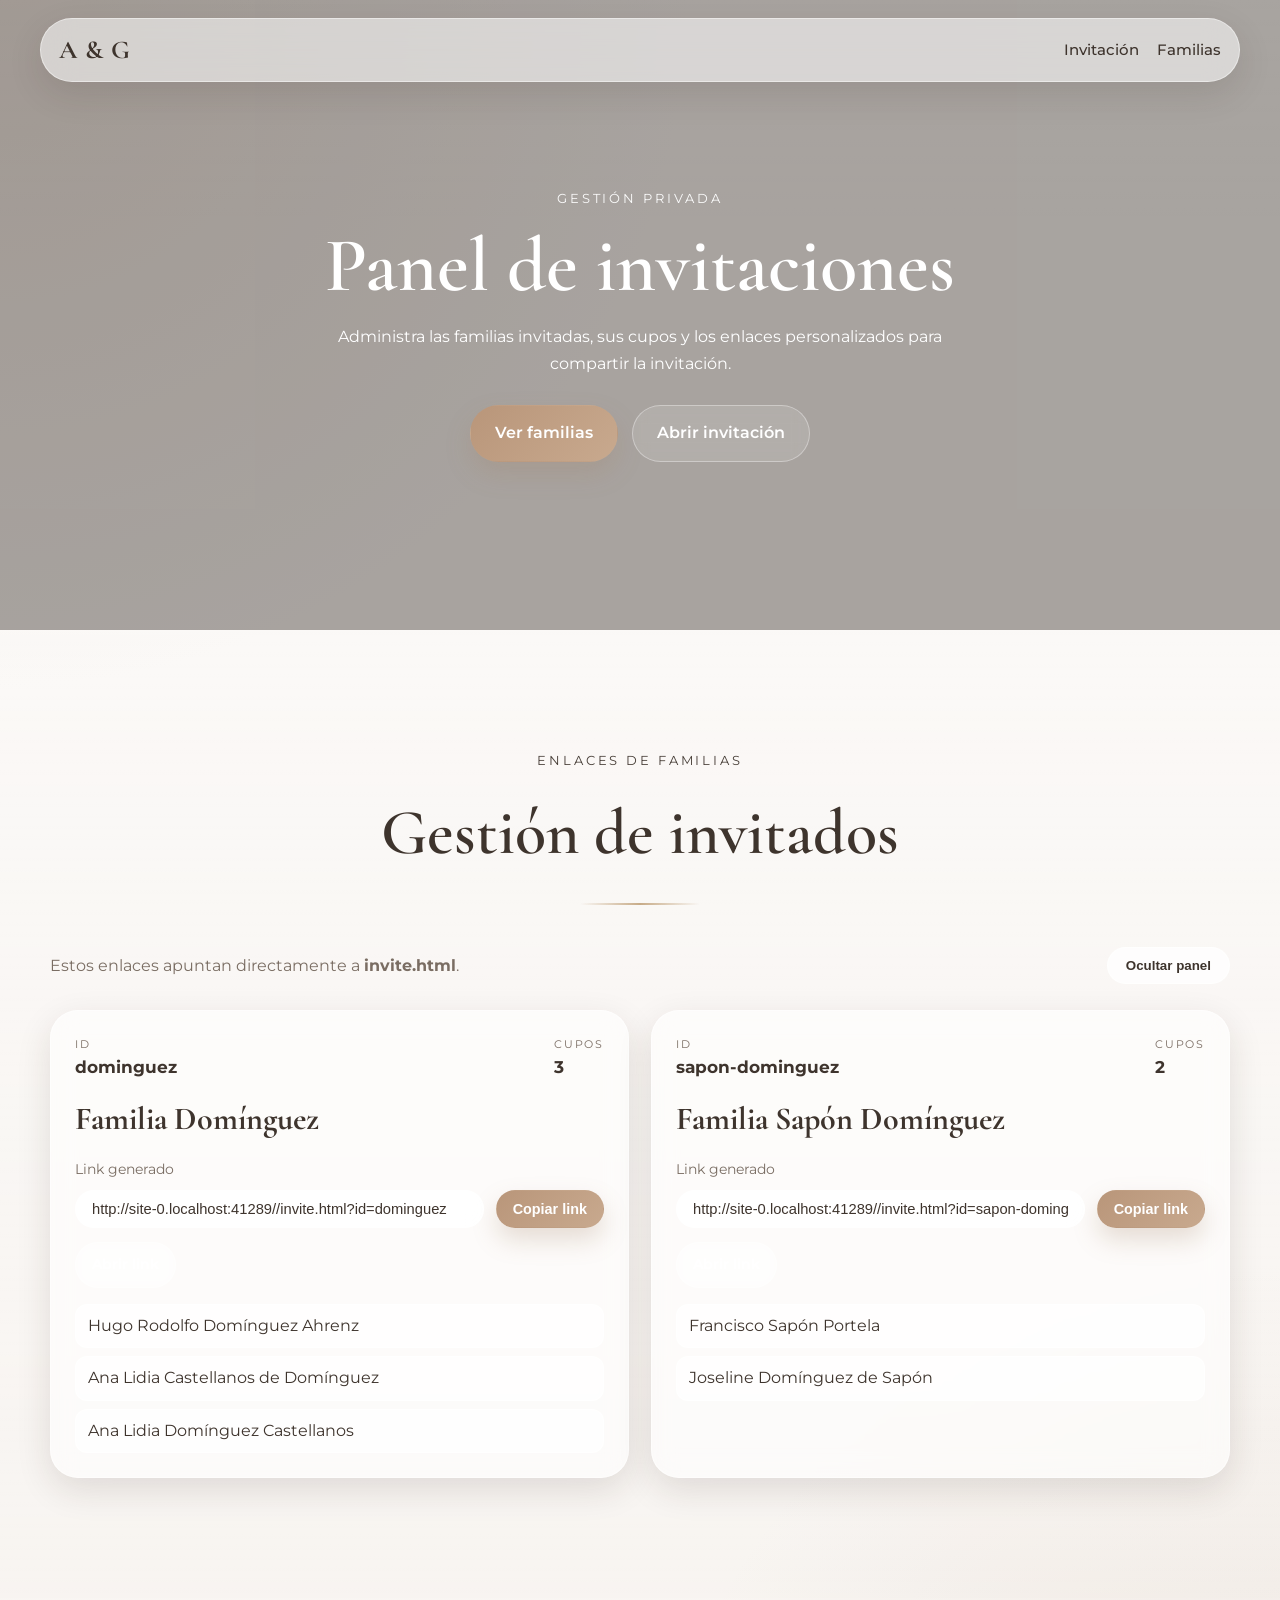
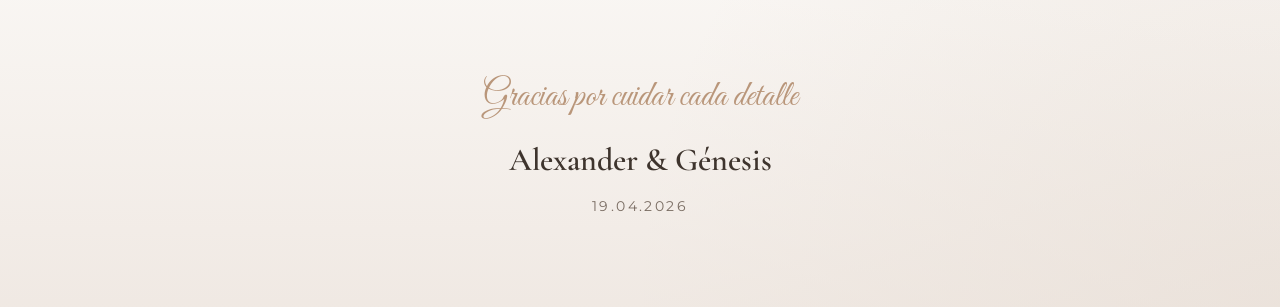
<file: index.html>
<!DOCTYPE html>
<html lang="es">
<head>
  <meta charset="UTF-8" />
  <meta name="viewport" content="width=device-width, initial-scale=1.0" />
  <title>Panel de invitaciones | Nuestra Boda</title>
  <link rel="preconnect" href="https://fonts.googleapis.com">
  <link rel="preconnect" href="https://fonts.gstatic.com" crossorigin>
  <link href="https://fonts.googleapis.com/css2?family=Cormorant+Garamond:wght@400;500;600;700&family=Montserrat:wght@300;400;500;600&family=Great+Vibes&display=swap" rel="stylesheet">
  <link rel="stylesheet" href="styles.css?v=20260306-2" />
</head>
<body class="admin-page">
  <!-- DECORATIVE BACKGROUND -->
  <div class="global-overlay"></div>

  <!-- FLOATING NAV -->
  <header class="topbar">
    <div class="brand">A & G</div>
    <button class="menu-toggle" id="menuToggle">&#9776;</button>

    <nav class="nav" id="mainNav">
      <a href="invite.html">Invitaci&oacute;n</a>
      <a href="#panel">Familias</a>
    </nav>
  </header>

  <!-- HERO -->
  <section class="section hero admin-hero parallax-section" data-speed="0.22">
    <video class="bg-video hero-video parallax-media" autoplay muted loop playsinline>
      <source src="video/Portrade.mp4" type="video/mp4">
    </video>
    <div class="section-darken"></div>

    <div class="hero-content">
      <p class="eyebrow">Gesti&oacute;n privada</p>
      <h1 class="names">Panel de invitaciones</h1>
      <p class="hero-subtitle">
        Administra las familias invitadas, sus cupos y los enlaces personalizados
        para compartir la invitaci&oacute;n.
      </p>
      <div class="hero-actions">
        <a href="#panel" class="btn btn-primary">Ver familias</a>
        <a href="invite.html" class="btn btn-secondary">Abrir invitaci&oacute;n</a>
      </div>
    </div>
  </section>

  <!-- ADMIN PANEL -->
  <section id="panel" class="section admin-panel-section soft-section">
    <div class="container">
      <div class="section-title-wrap">
        <p class="section-kicker">Enlaces de familias</p>
        <h2 class="section-title">Gesti&oacute;n de invitados</h2>
        <div class="divider"></div>
      </div>

      <div class="admin-toolbar">
        <p class="admin-note">Estos enlaces apuntan directamente a <strong>invite.html</strong>.</p>
        <button id="adminToggle" class="btn admin-toggle" type="button">Ocultar panel</button>
      </div>

      <div id="adminPanelBody">
        <div id="adminCards" class="admin-grid"></div>
      </div>
    </div>
  </section>

  <!-- FOOTER -->
  <footer class="footer">
    <div class="container narrow">
      <p class="footer-script">Gracias por cuidar cada detalle</p>
      <p class="footer-names">Alexander & G&eacute;nesis</p>
      <p class="footer-date">19.04.2026</p>
    </div>
  </footer>

  <button id="backToTop" class="back-to-top">&#8593;</button>

  <script src="script.js?v=20260306-2"></script>
</body>
</html>
</file>
<file: styles.css>
:root {
  --bg: #f7f3ef;
  --bg-soft: #f2ece6;
  --white: #ffffff;
  --text: #3e342d;
  --muted: #7a6d63;
  --accent: #b9967a;
  --accent-2: #d8c4b2;
  --gold-soft: #c7ab87;
  --dark: #241d19;
  --shadow: 0 12px 35px rgba(48, 34, 25, 0.12);
  --radius-xl: 28px;
  --radius-lg: 22px;
  --radius-md: 16px;
  --radius-sm: 12px;
  --transition: 0.35s ease;
}

* {
  box-sizing: border-box;
  margin: 0;
  padding: 0;
}

html {
  scroll-behavior: smooth;
}

body {
  background:
    radial-gradient(circle at top left, rgba(215, 197, 182, 0.35), transparent 30%),
    radial-gradient(circle at bottom right, rgba(186, 162, 140, 0.20), transparent 28%),
    var(--bg);
  color: var(--text);
  font-family: 'Montserrat', sans-serif;
  line-height: 1.65;
  overflow-x: hidden;
}

img,
video,
iframe {
  max-width: 100%;
  display: block;
}

.global-overlay {
  position: fixed;
  inset: 0;
  pointer-events: none;
  background:
    linear-gradient(180deg, rgba(255,255,255,0.05), transparent 25%),
    transparent;
  z-index: 0;
}

.topbar {
  position: fixed;
  top: 18px;
  left: 50%;
  transform: translateX(-50%);
  width: min(1200px, calc(100% - 28px));
  background: rgba(255, 255, 255, 0.55);
  backdrop-filter: blur(16px);
  border: 1px solid rgba(255,255,255,0.45);
  border-radius: 999px;
  box-shadow: var(--shadow);
  z-index: 1000;
  display: flex;
  align-items: center;
  justify-content: space-between;
  padding: 10px 18px;
}

.brand {
  font-family: 'Cormorant Garamond', serif;
  font-size: 1.6rem;
  font-weight: 700;
  letter-spacing: 1px;
}

.nav {
  display: flex;
  gap: 18px;
  flex-wrap: wrap;
  justify-content: flex-end;
}

.nav a {
  text-decoration: none;
  color: var(--text);
  font-size: 0.92rem;
  font-weight: 500;
  transition: var(--transition);
}

.nav a:hover {
  color: var(--accent);
}

.menu-toggle {
  display: none;
  border: none;
  background: transparent;
  font-size: 1.4rem;
  cursor: pointer;
  color: var(--text);
}

.section {
  position: relative;
  padding: 120px 20px;
  z-index: 1;
}

.container {
  width: min(1180px, 100%);
  margin: 0 auto;
  position: relative;
  z-index: 2;
}

.narrow {
  width: min(880px, 100%);
}

.hero {
  min-height: 100vh;
  display: flex;
  align-items: center;
  justify-content: center;
  padding-top: 140px;
  text-align: center;
  color: var(--white);
}

#hero {
  position: relative;
}

.parallax-section {
  overflow: hidden;
}

.video-section {
  position: relative;
}

.bg-video {
  position: absolute;
  inset: -80px 0;
  width: 100%;
  height: calc(100% + 160px);
  object-fit: cover;
  filter: blur(4px) brightness(0.9);
  z-index: 0;
  pointer-events: none;
}

.hero-video {
  inset: -130px 0;
  height: calc(100% + 260px);
  filter: brightness(0.9);
}

.video-overlay {
  position: absolute;
  inset: 0;
  background: rgba(20, 14, 11, 0.6);
  z-index: 1;
}

.story-section .section-light-overlay {
  background: rgba(20, 14, 11, 0.2);
}

.parallax-bg {
  position: absolute;
  inset: -80px 0 -80px 0;
  background-position: center;
  background-size: cover;
  background-repeat: no-repeat;
  will-change: transform;
  z-index: 0;
}

.hero-bg {
  transition: opacity 1.2s ease;
}

.hero-bg.primary {
  opacity: 1;
}

.hero-bg.secondary {
  opacity: 0;
}



.default-hero-bg {
  background-image:
    linear-gradient(rgba(20, 14, 11, 0.35), rgba(20, 14, 11, 0.35)),
    url("img/portada/01.JPG");
}

.default-story-bg {
  background-image:
    linear-gradient(rgba(255,255,255,0.35), rgba(255,255,255,0.45)),
    url("https://images.unsplash.com/photo-1520854221256-17451cc331bf?auto=format&fit=crop&w=1600&q=80");
}

.default-gallery-bg {
  background-image:
    linear-gradient(rgba(255,255,255,0.45), rgba(255,255,255,0.55)),
    url("https://images.unsplash.com/photo-1529636798458-92182e662485?auto=format&fit=crop&w=1600&q=80");
}

.default-dress-bg {
  background-image:
    linear-gradient(rgba(28,21,18,0.35), rgba(28,21,18,0.45)),
    url("https://images.unsplash.com/photo-1511285560929-80b456fea0bc?auto=format&fit=crop&w=1600&q=80");
}

.default-rsvp-bg {
  background-image:
    linear-gradient(rgba(24,18,15,0.45), rgba(24,18,15,0.55)),
    url("https://images.unsplash.com/photo-1519225421980-715cb0215aed?auto=format&fit=crop&w=1600&q=80");
}

.section-darken,
.section-light-overlay {
  position: absolute;
  inset: 0;
  z-index: 1;
}

.section-darken {
  background: rgba(22, 17, 14, 0.35);
}

.soft-dark {
  background: rgba(22, 17, 14, 0.25);
}

.section-light-overlay {
  background: rgba(247, 243, 239, 0.62);
}

.hero-content {
  position: relative;
  z-index: 2;
  max-width: 920px;
  padding: 24px;
}

.eyebrow,
.section-kicker {
  letter-spacing: 0.22em;
  text-transform: uppercase;
  font-size: 0.82rem;
  opacity: 0.95;
}

.names {
  font-family: 'Cormorant Garamond', serif;
  font-size: clamp(3rem, 8vw, 6.3rem);
  line-height: 1;
  margin: 18px 0;
  font-weight: 600;
}

.names span {
  font-family: 'Great Vibes', cursive;
  font-size: 0.9em;
  margin: 0 8px;
  color: #f0dbc8;
}

.hero-date {
  font-size: 1.18rem;
  letter-spacing: 0.35em;
  text-transform: uppercase;
  margin-bottom: 18px;
}

.hero-subtitle {
  max-width: 720px;
  margin: 0 auto 28px;
  font-size: 1.03rem;
}

.hero-actions,
.gift-actions,
.form-actions {
  display: flex;
  gap: 14px;
  justify-content: center;
  flex-wrap: wrap;
}

.btn {
  display: inline-flex;
  justify-content: center;
  align-items: center;
  padding: 14px 24px;
  border-radius: 999px;
  text-decoration: none;
  border: 1px solid transparent;
  font-weight: 600;
  transition: var(--transition);
  cursor: pointer;
}

.btn-primary {
  background: linear-gradient(135deg, var(--accent), #c8a98e);
  color: var(--white);
  box-shadow: 0 12px 24px rgba(165, 126, 98, 0.25);
}

.btn-primary:hover {
  transform: translateY(-2px);
  filter: brightness(1.04);
}

.btn-secondary {
  background: rgba(255,255,255,0.12);
  color: var(--white);
  border-color: rgba(255,255,255,0.35);
  backdrop-filter: blur(8px);
}

.btn-secondary:hover {
  background: rgba(255,255,255,0.20);
}

.soft-section {
  background: linear-gradient(180deg, rgba(255,255,255,0.5), rgba(255,255,255,0.15));
}

.section-title-wrap {
  text-align: center;
  margin-bottom: 42px;
}

.light-text {
  color: var(--white);
}

.section-title {
  font-family: 'Cormorant Garamond', serif;
  font-size: clamp(2.3rem, 5vw, 4rem);
  font-weight: 600;
  margin-top: 8px;
}

.divider {
  width: 120px;
  height: 2px;
  background: linear-gradient(to right, transparent, var(--gold-soft), transparent);
  margin: 18px auto 0;
}

.light-divider {
  background: linear-gradient(to right, transparent, rgba(255,255,255,0.8), transparent);
}

.countdown-grid {
  display: grid;
  grid-template-columns: repeat(4, 1fr);
  gap: 18px;
}

.count-box {
  background: rgba(255,255,255,0.68);
  border: 1px solid rgba(255,255,255,0.55);
  backdrop-filter: blur(12px);
  border-radius: var(--radius-lg);
  padding: 28px 20px;
  text-align: center;
  box-shadow: var(--shadow);
}

.count-box span {
  display: block;
  font-size: clamp(2rem, 5vw, 3.1rem);
  font-weight: 700;
  color: var(--accent);
}

.count-box small {
  display: block;
  margin-top: 8px;
  color: var(--muted);
  text-transform: uppercase;
  letter-spacing: 0.18em;
  font-size: 0.72rem;
}

.story-grid,
.media-grid,
.details-grid,
.three-col-grid {
  display: grid;
  gap: 24px;
}

.story-grid {
  grid-template-columns: 1.1fr 0.9fr;
  align-items: start;
}

.story-grid.story-single {
  grid-template-columns: 1fr;
}

.story-overlay {
  position: relative;
  z-index: 2;
  max-width: 780px;
  margin: 0 auto;
  color: var(--white);
  text-shadow: 0 6px 18px rgba(0,0,0,0.45);
}

.story-overlay p {
  font-size: 1.02rem;
}

.story-section .section-title-wrap,
.story-section .section-title {
  color: var(--white);
}

.story-section .divider {
  background: linear-gradient(to right, transparent, rgba(255,255,255,0.8), transparent);
}

.details-grid {
  grid-template-columns: repeat(2, 1fr);
  margin-bottom: 28px;
}

.media-grid,
.three-col-grid {
  grid-template-columns: repeat(2, 1fr);
}

.three-col-grid {
  grid-template-columns: repeat(3, 1fr);
}

.glass-card,
.info-card,
.gift-card,
.media-card,
.memory-group {
  background: rgba(255, 255, 255, 0.58);
  border: 1px solid rgba(255,255,255,0.5);
  backdrop-filter: blur(12px);
  box-shadow: var(--shadow);
  border-radius: var(--radius-xl);
  padding: 24px;
}

.is-hidden {
  display: none;
}

.guest-card {
  max-width: 760px;
  margin: 0 auto;
  text-align: center;
}

.guest-access-section {
  background:
    radial-gradient(circle at top right, rgba(207, 189, 171, 0.28), transparent 45%),
    #f5f1ec;
}

.guest-elegant {
  padding: 22px 14px 6px;
}

.guest-intro {
  text-transform: uppercase;
  letter-spacing: 0.18em;
  font-size: 0.78rem;
  color: var(--muted);
  margin-bottom: 8px;
}

.guest-family {
  font-family: 'Cormorant Garamond', serif;
  font-size: clamp(2rem, 4vw, 2.6rem);
  margin-bottom: 8px;
}

.guest-cupos {
  color: var(--muted);
  font-weight: 600;
  margin-bottom: 18px;
}

.guest-list {
  list-style: none;
  display: grid;
  gap: 10px;
  padding: 0;
  margin: 0;
}

.guest-list-minimal li {
  border: 0;
  background: transparent;
  box-shadow: none;
  padding: 0;
  font-size: 1rem;
  color: var(--text);
  text-align: center;
}

.guest-list-minimal li::before {
  content: "— ";
  color: var(--accent);
}

.guest-error h3 {
  font-family: 'Cormorant Garamond', serif;
  font-size: 2rem;
  margin-bottom: 8px;
}

.guest-error p {
  color: var(--muted);
}

.admin-toolbar {
  display: flex;
  align-items: center;
  justify-content: space-between;
  gap: 18px;
  margin-bottom: 26px;
  flex-wrap: wrap;
}

.admin-note {
  color: var(--muted);
  max-width: 680px;
}

.admin-toggle {
  background: rgba(255,255,255,0.75);
  border: 1px solid rgba(255,255,255,0.6);
  color: var(--text);
  padding: 10px 18px;
}

.admin-grid {
  display: grid;
  grid-template-columns: repeat(2, minmax(0, 1fr));
  gap: 22px;
}

.admin-card-top {
  display: flex;
  justify-content: space-between;
  gap: 18px;
  margin-bottom: 12px;
}

.admin-label {
  text-transform: uppercase;
  letter-spacing: 0.16em;
  font-size: 0.7rem;
  color: var(--muted);
}

.admin-value {
  font-weight: 700;
  font-size: 1.05rem;
}

.admin-family {
  font-family: 'Cormorant Garamond', serif;
  font-size: 2rem;
  margin-bottom: 12px;
}

.admin-link-label {
  color: var(--muted);
  font-size: 0.9rem;
  margin-bottom: 8px;
}

.admin-link-row {
  display: flex;
  gap: 12px;
  align-items: center;
  flex-wrap: wrap;
}

.admin-link {
  flex: 1;
  min-width: 240px;
  border: 1px solid rgba(255,255,255,0.65);
  border-radius: 999px;
  padding: 10px 16px;
  background: rgba(255,255,255,0.85);
  color: var(--text);
  font-size: 0.92rem;
}

.admin-actions {
  display: flex;
  align-items: center;
  gap: 12px;
  margin-top: 14px;
  flex-wrap: wrap;
}

.btn-sm {
  padding: 10px 16px;
  font-size: 0.9rem;
}

.copy-feedback {
  color: var(--accent);
  font-weight: 600;
  min-height: 20px;
}

.admin-list {
  list-style: none;
  display: grid;
  gap: 8px;
  margin-top: 16px;
  padding: 0;
}

.admin-list li {
  padding: 8px 12px;
  border-radius: var(--radius-sm);
  background: rgba(255,255,255,0.7);
  border: 1px solid rgba(255,255,255,0.55);
}

.dark-glass {
  background: rgba(38, 28, 23, 0.38);
  border: 1px solid rgba(255,255,255,0.18);
  color: var(--white);
}

.story-text p + p,
.info-card p + p {
  margin-top: 14px;
}

.photo-stack {
  display: grid;
  gap: 18px;
}

.upload-card {
  display: flex;
  flex-direction: column;
  gap: 12px;
}

.image-slot {
  width: 100%;
  min-height: 240px;
  border-radius: var(--radius-lg);
  border: 2px dashed rgba(167, 135, 111, 0.45);
  background:
    linear-gradient(135deg, rgba(255,255,255,0.7), rgba(239,231,223,0.9));
  display: flex;
  align-items: center;
  justify-content: center;
  text-align: center;
  padding: 18px;
  color: var(--muted);
  font-size: 0.95rem;
  background-size: cover;
  background-position: center;
  overflow: hidden;
  transition: var(--transition);
}

.image-slot:hover {
  transform: translateY(-2px);
}

.image-slot.has-image {
  border-style: solid;
  color: transparent;
}

.large .image-slot {
  min-height: 380px;
}

.small-slot {
  min-height: 160px;
}

.upload-btn {
  display: inline-flex;
  align-items: center;
  justify-content: center;
  gap: 8px;
  align-self: flex-start;
  padding: 12px 18px;
  border-radius: 999px;
  background: linear-gradient(135deg, var(--accent-2), #e5d7cb);
  color: var(--text);
  font-weight: 600;
  cursor: pointer;
  border: 1px solid rgba(255,255,255,0.5);
  box-shadow: 0 8px 20px rgba(120, 92, 69, 0.12);
  transition: var(--transition);
}

.upload-btn:hover {
  transform: translateY(-2px);
}

.upload-btn input {
  display: none;
}

.wide-btn {
  width: 100%;
}

.map-box h3,
.media-card h3,
.memory-group h3,
.info-card h3,
.gift-card h3,
.dress-card h3 {
  margin-bottom: 12px;
  font-family: 'Cormorant Garamond', serif;
  font-size: 1.9rem;
}

.map-frame {
  margin-top: 16px;
  border-radius: var(--radius-lg);
  overflow: hidden;
  min-height: 360px;
}

.map-frame iframe {
  width: 100%;
  height: 360px;
  border: 0;
}

.gallery-grid {
  display: grid;
  grid-template-columns: repeat(4, 1fr);
  gap: 18px;
}

.timeline {
  position: relative;
  margin-top: 10px;
}

.timeline::before {
  content: "";
  position: absolute;
  left: 50%;
  top: 0;
  width: 2px;
  height: 100%;
  background: linear-gradient(to bottom, transparent, var(--gold-soft), transparent);
  transform: translateX(-50%);
}

.timeline-item {
  display: grid;
  grid-template-columns: 1fr 1fr;
  gap: 26px;
  align-items: center;
  margin: 24px 0;
}

.timeline-item:nth-child(even) .timeline-time {
  order: 2;
  text-align: left;
}

.timeline-item:nth-child(even) .timeline-content {
  order: 1;
  text-align: right;
}

.timeline-time {
  text-align: right;
  font-weight: 700;
  color: var(--accent);
  font-size: 1.2rem;
  padding: 10px 16px;
}

.timeline-content {
  background: rgba(255,255,255,0.65);
  border: 1px solid rgba(255,255,255,0.55);
  padding: 20px;
  border-radius: var(--radius-lg);
  box-shadow: var(--shadow);
}

.timeline-content h3 {
  font-family: 'Cormorant Garamond', serif;
  font-size: 1.7rem;
  margin-bottom: 8px;
}

.timeline-section .bg-video {
  filter: blur(8px) brightness(0.9);
}

.timeline-white-tint {
  background: rgba(255, 255, 255, 0.45);
}

.mini-grid {
  display: grid;
  grid-template-columns: 1fr;
  gap: 14px;
}

.dress-card {
  text-align: center;
}

.color-palette {
  display: flex;
  justify-content: center;
  gap: 14px;
  margin-top: 24px;
  flex-wrap: wrap;
}

.color-palette span {
  width: 52px;
  height: 52px;
  border-radius: 50%;
  border: 3px solid rgba(255,255,255,0.6);
  box-shadow: 0 8px 18px rgba(0,0,0,0.18);
}

.media-card audio,
.media-card video {
  width: 100%;
  margin-top: 18px;
  border-radius: var(--radius-md);
  overflow: hidden;
  background: #1f1b19;
}

.media-card video {
  min-height: 280px;
}

.rsvp-inner {
  position: relative;
  z-index: 2;
}

.rsvp-card {
  max-width: 700px;
  margin: 0 auto;
}
.rsvp-info {
  text-align: center;
  margin-bottom: 18px;
}

.rsvp-label {
  text-transform: uppercase;
  letter-spacing: 0.2em;
  font-size: 0.75rem;
  color: rgba(255,255,255,0.8);
}

.rsvp-family {
  font-family: 'Cormorant Garamond', serif;
  font-size: clamp(1.8rem, 4vw, 2.5rem);
  margin: 6px 0 8px;
}

.rsvp-cupos {
  font-weight: 600;
  margin-bottom: 12px;
}

.rsvp-guest-list {
  list-style: none;
  display: grid;
  gap: 8px;
  padding: 0;
  margin: 0 auto 10px;
}

.rsvp-guest-controls {
  display: flex;
  justify-content: center;
  margin-bottom: 12px;
}

.rsvp-guest-list.is-disabled,
.rsvp-options.is-disabled {
  opacity: 0.55;
  pointer-events: none;
}

.rsvp-guest-list li {
  background: rgba(255,255,255,0.14);
  border: 1px solid rgba(255,255,255,0.25);
  border-radius: var(--radius-md);
  padding: 10px 14px;
  display: flex;
  align-items: center;
  gap: 12px;
}

.rsvp-note {
  text-align: center;
  color: rgba(255,255,255,0.8);
  margin: 14px 0 20px;
}

.rsvp-options {
  display: grid;
  gap: 12px;
  margin-bottom: 16px;
}

.rsvp-option {
  display: flex;
  align-items: center;
  gap: 12px;
  padding: 12px 16px;
  border-radius: var(--radius-md);
  border: 1px solid rgba(255,255,255,0.22);
  background: rgba(255,255,255,0.08);
}

.rsvp-option input,
.rsvp-guest-list input {
  accent-color: var(--accent);
  width: 20px;
  height: 20px;
  margin: 0;
  padding: 0;
  border: none;
  background: transparent;
  flex: 0 0 auto;
}

.rsvp-option,
.rsvp-guest-item {
  cursor: pointer;
}

input[type="radio"].rsvp-choice,
input[type="checkbox"].rsvp-choice {
  appearance: auto;
}

.rsvp-error {
  text-align: center;
  color: #f7d8c9;
  font-weight: 600;
  margin-bottom: 12px;
}

#rsvpSubmit:disabled {
  opacity: 0.6;
  cursor: not-allowed;
}

.form-row + .form-row {
  margin-top: 14px;
}

input,
textarea {
  width: 100%;
  border: 1px solid rgba(255,255,255,0.22);
  border-radius: 18px;
  padding: 16px 18px;
  font-size: 1rem;
  outline: none;
  background: rgba(255,255,255,0.14);
  color: var(--white);
  backdrop-filter: blur(10px);
}

input::placeholder,
textarea::placeholder {
  color: rgba(255,255,255,0.72);
}

textarea {
  min-height: 130px;
  resize: vertical;
}

.text-link {
  display: inline-block;
  margin-top: 12px;
  color: var(--accent);
  font-weight: 600;
  text-decoration: none;
}

.text-link:hover {
  text-decoration: underline;
}

.section-upload-panel {
  position: absolute;
  top: 110px;
  right: 24px;
  z-index: 3;
}

.footer {
  padding: 70px 20px 90px;
  text-align: center;
  background: linear-gradient(180deg, rgba(255,255,255,0.22), rgba(235,226,219,0.6));
}

.footer-script {
  font-family: 'Great Vibes', cursive;
  font-size: 2.2rem;
  color: var(--accent);
  margin-bottom: 8px;
}

.footer-names {
  font-family: 'Cormorant Garamond', serif;
  font-size: 2rem;
  font-weight: 600;
}

.footer-date {
  color: var(--muted);
  letter-spacing: 0.18em;
  text-transform: uppercase;
  font-size: 0.85rem;
  margin-top: 8px;
}

.back-to-top {
  position: fixed;
  right: 22px;
  bottom: 22px;
  width: 52px;
  height: 52px;
  border: none;
  border-radius: 50%;
  background: linear-gradient(135deg, var(--accent), #cfb097);
  color: white;
  font-size: 1.4rem;
  cursor: pointer;
  box-shadow: var(--shadow);
  opacity: 0;
  visibility: hidden;
  transition: var(--transition);
  z-index: 1200;
}

.back-to-top.show {
  opacity: 1;
  visibility: visible;
}

.audio-unlock-btn {
  position: fixed;
  left: 18px;
  bottom: 22px;
  border: none;
  border-radius: 999px;
  background: linear-gradient(135deg, var(--accent), #cfb097);
  color: #fff;
  font-weight: 600;
  padding: 11px 16px;
  box-shadow: var(--shadow);
  cursor: pointer;
  opacity: 0;
  visibility: hidden;
  transition: var(--transition);
  z-index: 1200;
}

.audio-unlock-btn.show {
  opacity: 1;
  visibility: visible;
}

@media (max-width: 1100px) {
  .gallery-grid {
    grid-template-columns: repeat(3, 1fr);
  }

  .details-grid,
  .three-col-grid {
    grid-template-columns: 1fr;
  }

  .story-grid {
    grid-template-columns: 1fr;
  }
}

@media (max-width: 920px) {
  .nav {
    position: absolute;
    top: calc(100% + 10px);
    left: 0;
    right: 0;
    background: rgba(255,255,255,0.92);
    backdrop-filter: blur(14px);
    border-radius: 24px;
    padding: 18px;
    box-shadow: var(--shadow);
    display: none;
    flex-direction: column;
    align-items: center;
  }

  .nav.open {
    display: flex;
  }

  .menu-toggle {
    display: block;
  }

  .countdown-grid,
  .media-grid {
    grid-template-columns: 1fr 1fr;
  }

  .admin-grid {
    grid-template-columns: 1fr;
  }

  .timeline::before {
    left: 18px;
  }

  .timeline-item,
  .timeline-item:nth-child(even) {
    grid-template-columns: 1fr;
  }

  .timeline-item .timeline-time,
  .timeline-item:nth-child(even) .timeline-time {
    text-align: left;
    order: 1;
    padding-left: 42px;
  }

  .timeline-item .timeline-content,
  .timeline-item:nth-child(even) .timeline-content {
    order: 2;
    text-align: left;
    margin-left: 42px;
  }

  .section-upload-panel {
    position: static;
    margin: 0 auto 26px;
    display: flex;
    justify-content: center;
  }
}

@media (max-width: 720px) {
  .topbar {
    top: 12px;
    width: calc(100% - 18px);
  }

  .section {
    padding: 100px 16px;
  }

  .countdown-grid,
  .gallery-grid,
  .media-grid {
    grid-template-columns: 1fr;
  }

  .names {
    font-size: 3.4rem;
  }

  .hero-date {
    letter-spacing: 0.18em;
  }

  .map-frame,
  .map-frame iframe {
    height: 290px;
  }

  .large .image-slot {
    min-height: 280px;
  }
}

/* ADMIN PAGE */
.guest-empty h3 {
  font-family: 'Cormorant Garamond', serif;
  font-size: 2rem;
  margin-bottom: 8px;
}

.guest-empty p {
  color: var(--muted);
}

.admin-hero {
  min-height: 70vh;
  padding-top: 140px;
}

.admin-hero .names {
  font-size: clamp(2.6rem, 6vw, 4.8rem);
}

.admin-page .hero-subtitle {
  max-width: 640px;
}

.admin-page .hero-actions {
  margin-top: 22px;
}

@media (max-width: 720px) {
  .admin-hero {
    min-height: 60vh;
  }
}


.rsvp-guest-item {
  display: flex;
  align-items: center;
  gap: 12px;
  width: 100%;
}

.rsvp-guest-item span {
  flex: 1;
}

.default-guest-bg {
  background-image:
    linear-gradient(rgba(255,255,255,0.25), rgba(255,255,255,0.35)),
    url("https://images.unsplash.com/photo-1519741497674-611481863552?auto=format&fit=crop&w=1600&q=80");
}

.guest-access-section .parallax-bg {
  filter: blur(6px) brightness(1.05);
  transform: scale(1.1);
}

.guest-light-overlay {
  position: absolute;
  inset: 0;
  background: rgba(255,255,255,0.55);
  z-index: 1;
}
</file>
